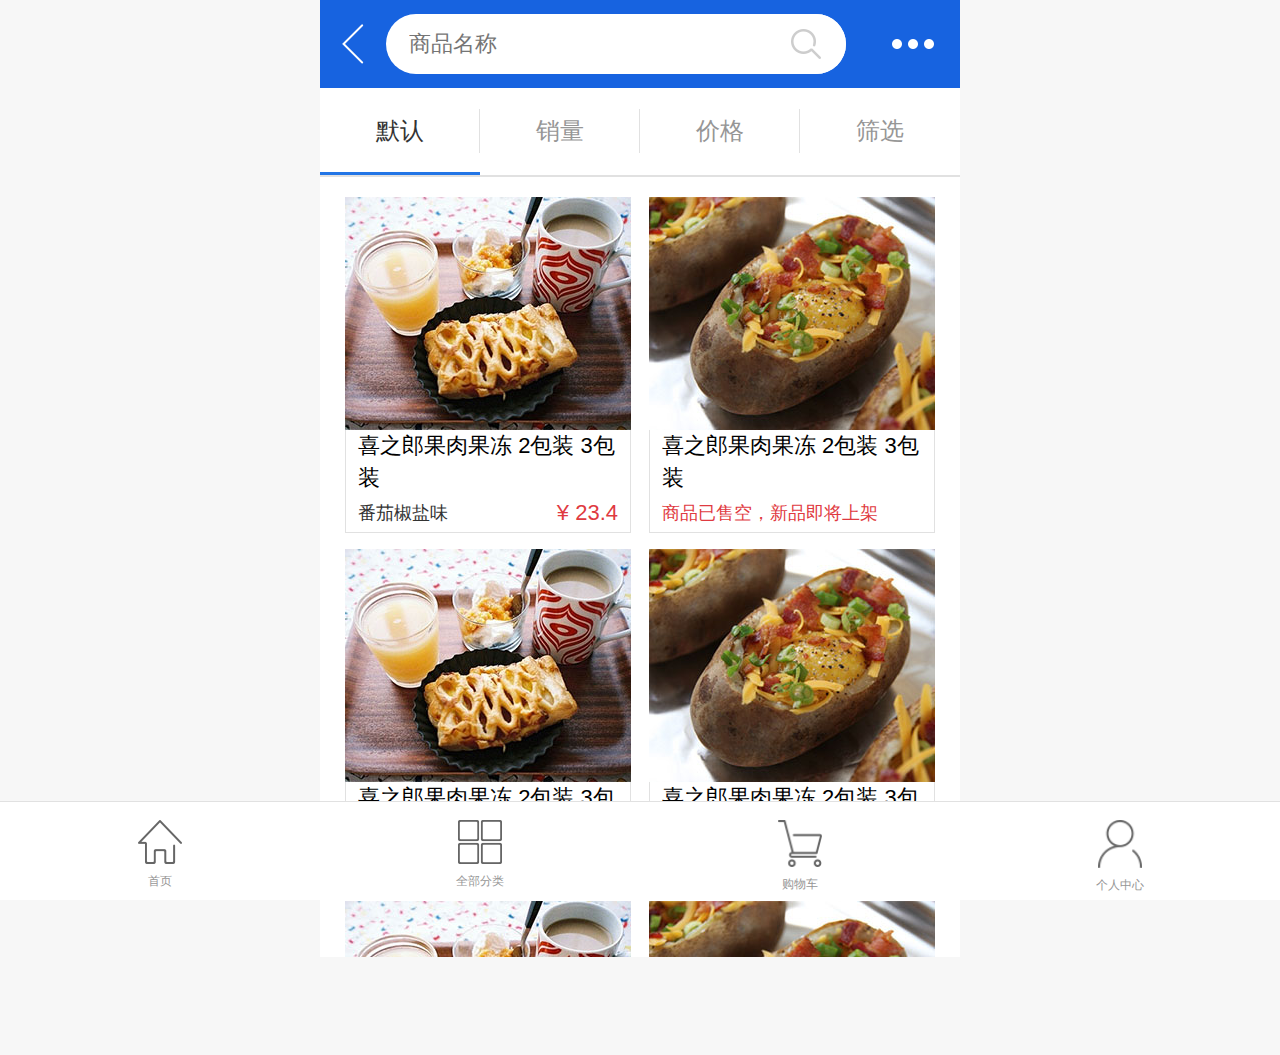
<file: commodity.html>
<!DOCTYPE html>
<html lang="en">
	<head>
		<meta charset="utf-8">
		<meta name="viewport" content="width=device-width, user-scalable=no, initial-scale=1.0, maximum-scale=1.0, minimum-scale=1.0">
		<link rel="stylesheet" href="css/base.css">
		<link rel="stylesheet" href="css/common.css">
		<link rel="stylesheet" href="less/commodity.css">
	</head>
	<body>
		<!-- 头部开始 -->
		<header class="header">
			<a href="index.html" class="left fl"></a>
			<div class="right fr"></div>
			<div class="center">
				<input class="search" type="search" placeholder="商品名称">
				<input class="button" type="button">
			</div>
			<div class="drop-list">
				<ul class="clearfix">
					<li class="w50 fl topLi leftLi"><a href="#"><div class="img"><img src="images/home.png"></div><span>首页</span></a></li>
					<li class="w50 fl topLi"><a href="#"><div class="img"><img src="images/all.png"></div><span>全部分类</span></a></li>
					<li class="w50 fl leftLi"><a href="#"><div class="img"><img src="images/car.png"></div><span>购物车</span></a></li>
					<li class="w50 fl"><a href="#"><div class="img"><img src="images/personal.png"></div><span>个人中心</span></a></li>
				</ul>
			</div>
		</header>
		<!-- 头部结束 -->
		<!-- 排序开始 -->
		<section class="sort">
			<ul>
				<li class="w25 current"><a href="#">默认</a></li>
				<li class="w25"><a href="#">销量</a></li>
				<li class="w25"><a href="#">价格</a></li>
				<li class="w25 filtrate"><a class="last" href="#">筛选</a></li>
			</ul>
		</section>
		<!-- 排序结束 -->

		<!-- 商品内容开始 -->
		<section class="choiceness">
			<div class="choiceness-body clearfix">
				<div class="content content1">
					<img src="images/selection-1.jpg">
					<div class="text">
						<p>喜之郎果肉果冻 2包装 3包装</p>
						<span>番茄椒盐味</span>
						<i class="fr">&yen; 23.4</i>
					</div>
				</div>
				<div class="content content2">
					<img src="images/selection-2.jpg">
					<div class="text">
						<p>喜之郎果肉果冻 2包装 3包装</p>
						<span>商品已售空，新品即将上架</span>
					</div>
				</div>
				<div class="content content1">
					<img src="images/selection-1.jpg">
					<div class="text">
						<p>喜之郎果肉果冻 2包装 3包装</p>
						<span>番茄椒盐味</span>
						<i class="fr">&yen; 23.4</i>
					</div>
				</div>
				<div class="content content2">
					<img src="images/selection-2.jpg">
					<div class="text">
						<p>喜之郎果肉果冻 2包装 3包装</p>
						<span>商品已售空，新品即将上架</span>
					</div>
				</div>
				<div class="content content1">
					<img src="images/selection-1.jpg">
					<div class="text">
						<p>喜之郎果肉果冻 2包装 3包装</p>
						<span>番茄椒盐味</span>
						<i class="fr">&yen; 23.4</i>
					</div>
				</div>
				<div class="content content2">
					<img src="images/selection-2.jpg">
					<div class="text">
						<p>喜之郎果肉果冻 2包装 3包装</p>
						<span>商品已售空，新品即将上架</span>
					</div>
				</div>
			</div>
		</section>
		<!-- 商品内容结束 -->

		<!-- 底部导航 -->
		<section class="foot-nav">
			<ul>
				<li class="w25 fl"><a href="index.html"><img src="images/home.png"><span>首页</span></a></li>
				<li class="w25 fl"><a href="commodity.html"><img src="images/all.png"><span>全部分类</span></a></li>
				<li class="w25 fl"><a href="shoppingcar.html"><img src="images/car.png"><span>购物车</span></a></li>
				<li class="w25 fl"><a href="personal.html"><img src="images/personal.png"><span>个人中心</span></a></li>
			</ul>
		</section>
		
		<!-- 筛选弹出框 -->	
		<div class="filtrate-screen">
			<form class="filtrate-con">
				<div class="head cw-centerY">选择规格<button class="closeBtn"></button></div>
				<div class="body">
					<ul>
						<li>
							<div class="brand-top cw-centerY">品牌</div>
							<div class="brand-bottom">
								<ul>
									<li class="current mr">35</li>
									<li class="mr">36</li>
									<li>36</li>
									<li class="mr mt">36</li>
									<li class="mr mt">36</li>
									<li class="mt">36</li>
									<li class="mr mt">36</li>
									<li class="mr mt">36</li>
									<li class="mt">36</li>
								</ul>
							</div>
						</li>
						<li>
							<div class="color cw-centerY">颜色</div>
						</li>
						<li>
							<div class="number cw-centerY">号码</div>
						</li>
						<li>
							<div class="reset">重置筛选条件 <input type="button" value="确定"></div>
						</li>
					</ul>
				</div>
			</form>
		</div>

		<script src="js/common.js"></script>
		<script src="js/commodity.js"></script>
	</body>
</html>
</file>
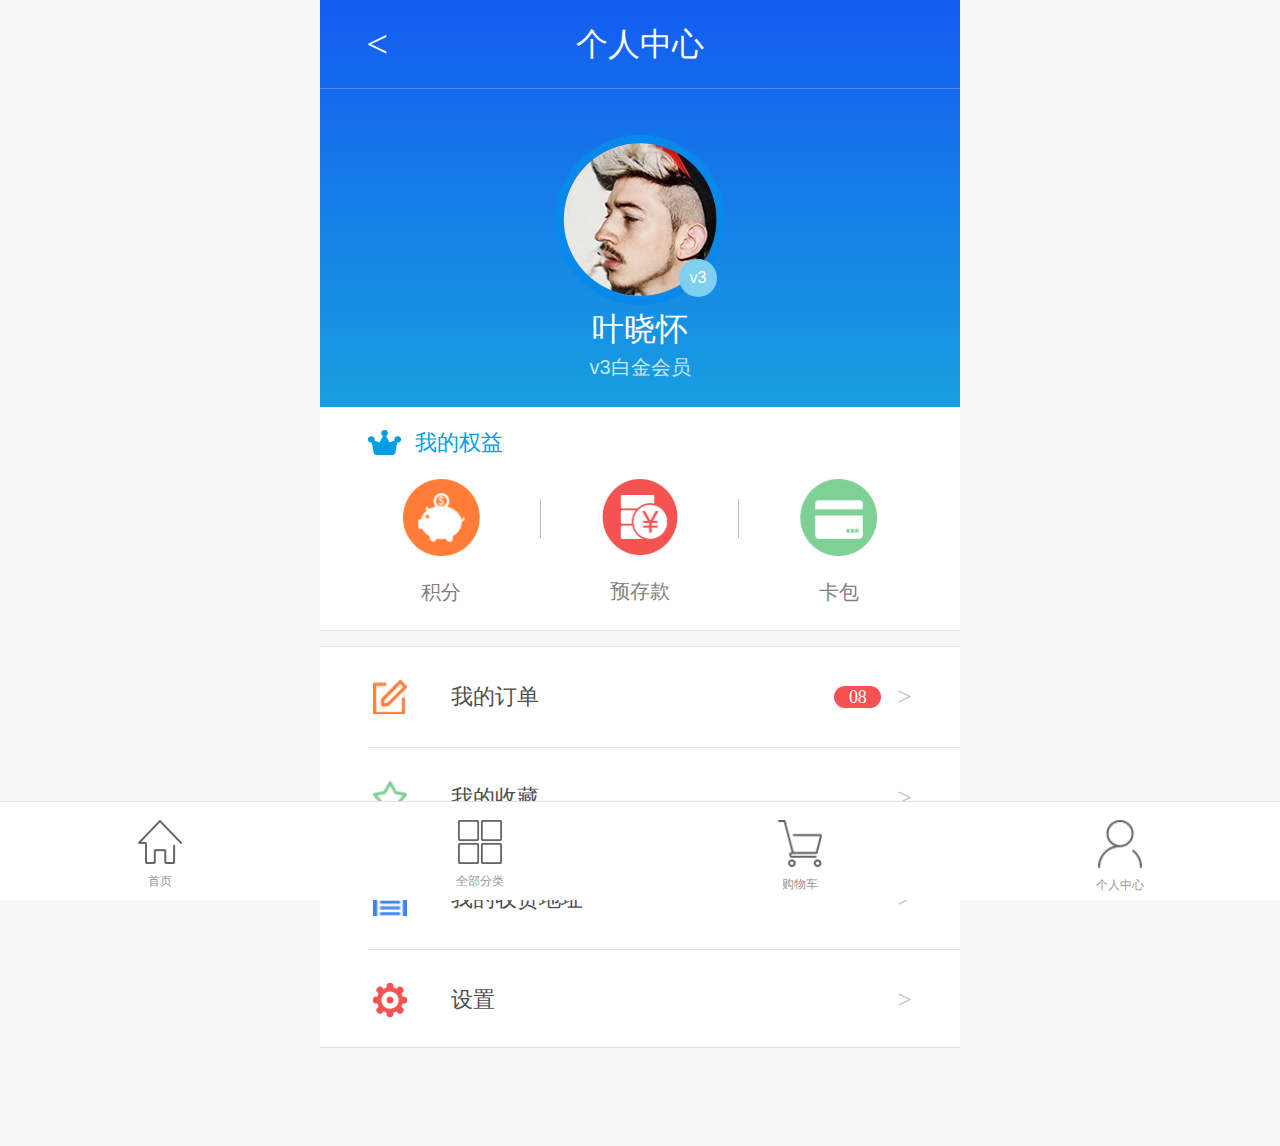
<file: personal.html>
<!DOCTYPE html>
<html lang="en">
	<head>
		<meta charset="utf-8">
		<meta name="viewport" content="width=device-width, user-scalable=no, initial-scale=1.0, maximum-scale=1.0, minimum-scale=1.0">
		<link rel="stylesheet" href="css/base.css">
		<link rel="stylesheet" href="css/common.css">
		<link rel="stylesheet" href="less/personal.css">
	</head>
	<body>
		<!-- 头部开始 -->
		<header class="header">
			<div class="header-top">
				<a href="index.html">&lt;</a>
				<p>个人中心</p>
			</div>
			<div class="header-body">
				<div class="portrait">
				</div>
				<p>叶晓怀</p>
				<span>v3白金会员</span>
			</div>
		</header>
		<!-- 头部结束 -->

		<!-- 权益部分开始 -->
		<section class="special">
			<div class="special-top">
				<div class="left">我的权益</div>
			</div>
			<div class="special-body">
				<div class="content w33 fl">
					<a href="#">
						<img src="images/personal/point.png">
						<span>积分</span>
					</a>
					<div class="line"></div>
				</div>
				<div class="content w33 fl">
					<a href="#">
						<img src="images/personal/money.png">
						<span>预存款</span>
					</a>
					<div class="line"></div>
				</div>
				<div class="content w33 fl">
					<a href="#">
						<img src="images/personal/card.png">
						<span>卡包</span>
					</a>
				</div>
			</div>
		</section>
		<!-- 权益部分结束 -->

		<!-- 其他 -->
		<section class="others">
			<ul>
				<li class="first">
					<div class="left c-centerY icon1"></div>
					<div class="right cw-centerY">></div>
					<div class="center">我的订单</div>
				</li>
				<li>
					<div class="left c-centerY icon2"></div>
					<div class="right">></div>
					<div class="center">我的收藏</div>
				</li>
				<li>
					<div class="left c-centerY icon3"></div>
					<div class="right">></div>
					<div class="center">我的收货地址</div>
				</li>
				<li class="last">
					<div class="left c-centerY icon4"></div>
					<div class="right">></div>
					<div class="center">设置</div>
				</li>
			</ul>
		</section>

		<!-- 底部导航 -->
		<section class="foot-nav">
			<ul>
				<li class="w25 fl"><a href="index.html"><img src="images/home.png"><span>首页</span></a></li>
				<li class="w25 fl"><a href="commodity.html"><img src="images/all.png"><span>全部分类</span></a></li>
				<li class="w25 fl"><a href="shoppingcar.html"><img src="images/car.png"><span>购物车</span></a></li>
				<li class="w25 fl"><a href="personal.html"><img src="images/personal.png"><span>个人中心</span></a></li>
			</ul>
		</section>
		<script src="js/common.js"></script>
		<script src="js/personal.js"></script>
	</body>
</html>
</file>
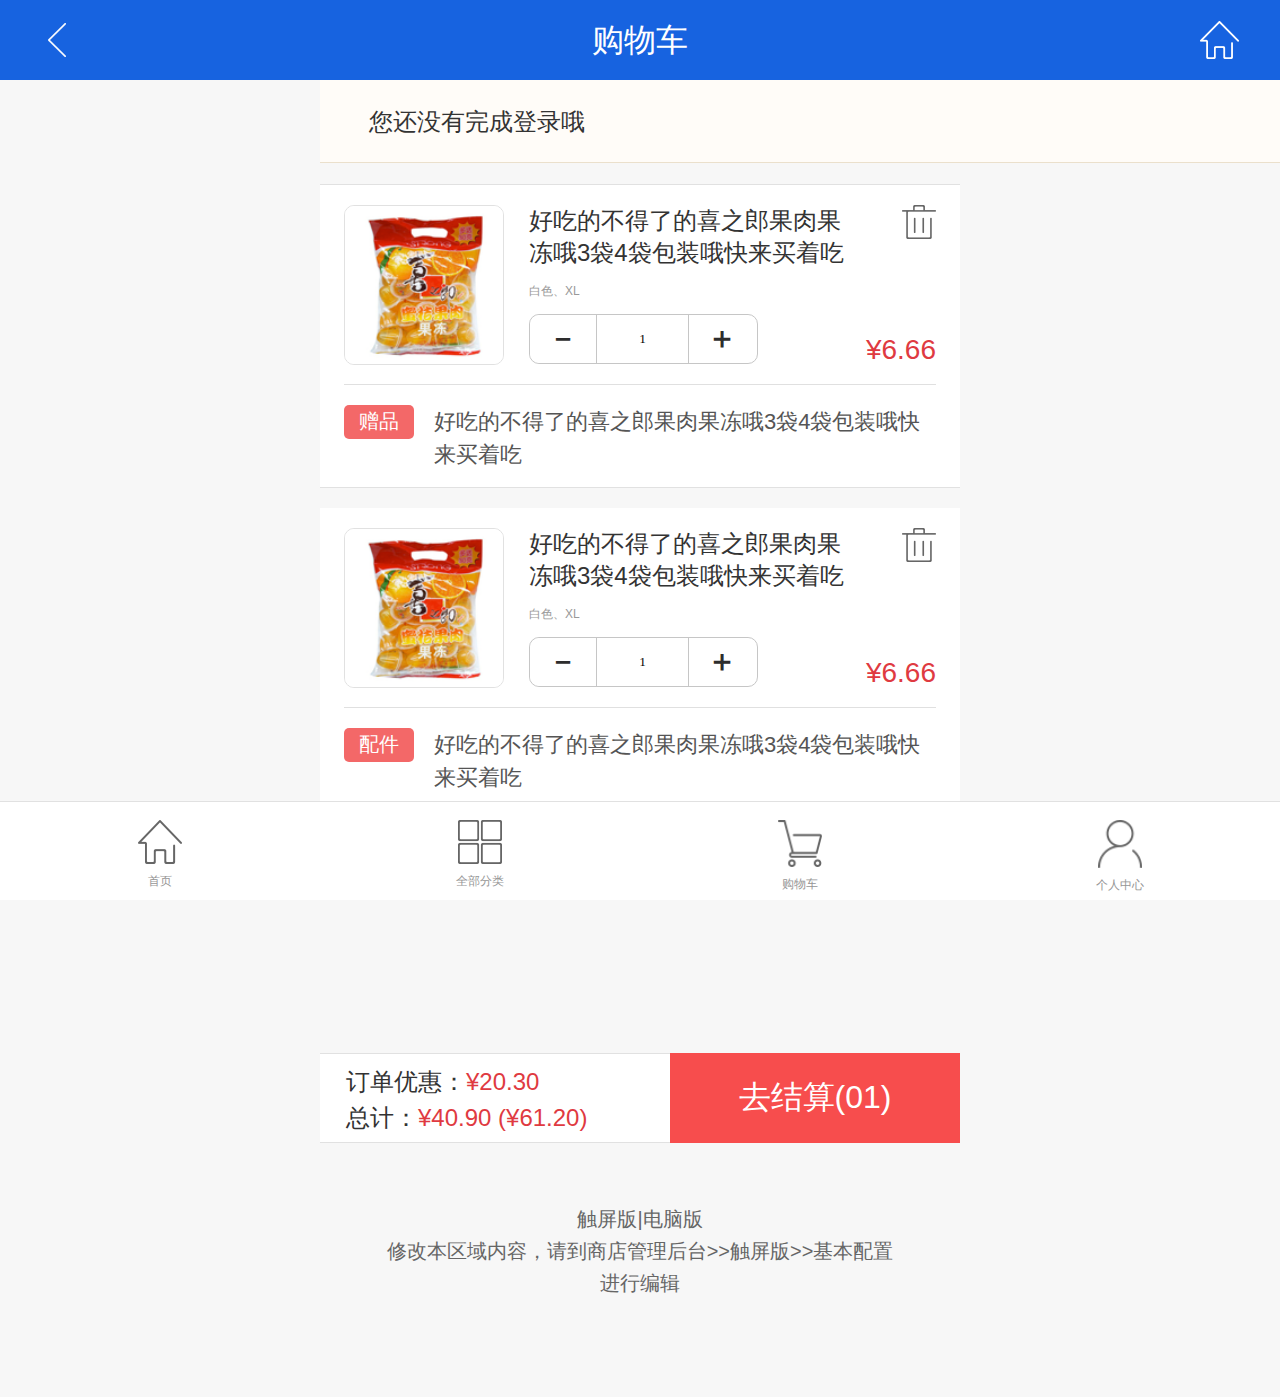
<file: shoppingcar.html>
<!DOCTYPE html>
<html lang="en">
	<head>
		<meta charset="utf-8">
		<meta name="viewport" content="width=device-width, user-scalable=no, initial-scale=1.0, maximum-scale=1.0, minimum-scale=1.0">
		<link rel="stylesheet" href="css/base.css">
		<link rel="stylesheet" href="css/common.css">
		<link rel="stylesheet" href="less/shoppingcar.css">
	</head>
	<body>
		<!-- 头部开始 -->
		<header class="header">
			<a href="index.html" class="left c-centerY"></a>
			<a href="index.html" class="right c-centerY"></a>
			<div class="center">购物车</div>
		</header>
		<!-- 头部结束 -->

		<!-- 登录栏 -->
		<section class="login">
			您还没有完成登录哦
			<input type="button" value="登录">
		</section>
		
		<!-- 购物清单 -->
		<section class="products-list">
			<div class="products-list-screen">
				<!-- 空车 -->
				<div class="nothing">
					<div class="car"></div>
					<p>您的购物车里没有商品</p>
					<div class="go">去逛逛 !</div>
				</div>

				<!-- 正常购物车 -->
				<div class="normal dn">
					<ul>
						<li>
							<div class="body">
								<div class="left fl">
									<img src="images/jelly.png">
								</div>
								<div class="right">
									<div class="top">好吃的不得了的喜之郎果肉果冻哦3袋4袋包装哦快来买着吃 <span class="delete"></span></div>
									<p>白色、XL</p>
									<div class="bottom">
										<div class="amount">
											<button class="reduce fl">－</button>
											<input class="num fl" type="text" value="1">
											<button class="add fl">＋</button>
										</div>
										<span>&yen;<i>6.66</i></span>
									</div>
								</div>
							</div>
						</li>
						<li>
							<div class="body">
								<div class="left fl">
									<img src="images/jelly.png">
								</div>
								<div class="right">
									<div class="top">好吃的不得了的喜之郎果肉果冻哦3袋4袋包装哦快来买着吃 <span class="delete"></span></div>
									<p>白色、XL</p>
									<div class="bottom">
										<div class="amount">
											<button class="reduce fl">－</button>
											<input class="num fl" type="text" value="1">
											<button class="add fl">＋</button>
										</div>
										<span>&yen;<i>6.66</i></span>
									</div>
								</div>
							</div>
						</li>
						<li>
							<div class="body">
								<div class="left fl">
									<img src="images/jelly.png">
								</div>
								<div class="right">
									<div class="top">好吃的不得了的喜之郎果肉果冻哦3袋4袋包装哦快来买着吃 <span class="delete"></span></div>
									<p>白色、XL</p>
									<div class="bottom">
										<div class="amount">
											<button class="reduce fl">－</button>
											<input class="num fl" type="text" value="1">
											<button class="add fl">＋</button>
										</div>
										<span>&yen;<i>6.66</i></span>
									</div>
								</div>
							</div>
						</li>
					</ul>			
					<!-- 结算 -->
					<div class="pay">
						<div class="left">
							<p>总计(不含运费)：<span>&yen;61.20</span></p>
							<p>订单优惠：<span>&yen;20.30</span></p>
						</div>
						<div class="right">去结算(01)</div>
					</div>
				</div>
				<!-- 促销部分 -->
				<div class="promotion dn">
					<div class="head"></div>
					<ul>
						<li>
							<div class="body">
								<div class="left fl">
									<img src="images/jelly.png">
								</div>
								<div class="right">
									<div class="top">好吃的不得了的喜之郎果肉果冻哦3袋4袋包装哦快来买着吃 <span class="delete"></span></div>
									<p>白色、XL</p>
									<div class="bottom">
										<div class="amount">
											<button class="reduce fl">－</button>
											<input class="num fl"type="text" value="1">
											<button class="add fl">＋</button>
										</div>
										<span>&yen;<i>6.66</i></span>
									</div>
								</div>
							</div>
						</li>
						<li>
							<div class="body">
								<div class="left fl">
									<img src="images/jelly.png">
								</div>
								<div class="right">
									<div class="top">好吃的不得了的喜之郎果肉果冻哦3袋4袋包装哦快来买着吃 <span class="delete"></span></div>
									<p>白色、XL</p>
									<div class="bottom">
										<div class="amount">
											<button class="reduce fl">－</button>
											<input class="num fl"type="text" value="1">
											<button class="add fl">＋</button>
										</div>
										<span>&yen;<i>6.66</i></span>
									</div>
								</div>
							</div>
						</li>
						<li>
							<div class="body">
								<div class="left fl">
									<img src="images/jelly.png">
								</div>
								<div class="right">
									<div class="top">好吃的不得了的喜之郎果肉果冻哦3袋4袋包装哦快来买着吃 <span class="delete"></span></div>
									<p>白色、XL</p>
									<div class="bottom">
										<div class="amount">
											<button class="reduce fl">－</button>
											<input class="num fl"type="text" value="1">
											<button class="add fl">＋</button>
										</div>
										<span>&yen;<i>6.66</i></span>
									</div>
								</div>
							</div>
						</li>
					</ul>

					<!-- 结算 -->
					<div class="pay">
						<div class="left">
							<p>总计(不含运费)：<span>&yen;61.20</span></p>
							<p>订单优惠：<span>&yen;20.30</span></p>
						</div>
						<div class="right">去结算(01)</div>
					</div>
				</div>

				<!-- 赠品部分 -->
				<div class="present">
					<ul>
						<li class="first">
							<div class="body">
								<div class="left fl">
									<img src="images/jelly.png">
								</div>
								<div class="right">
									<div class="top">好吃的不得了的喜之郎果肉果冻哦3袋4袋包装哦快来买着吃 <span class="delete"></span></div>
									<p>白色、XL</p>
									<div class="bottom">
										<div class="amount">
											<button class="reduce fl">－</button>
											<input class="num fl" type="text" value="1">
											<button class="add fl">＋</button>
										</div>
										<span>&yen;<i>6.66</i></span>
									</div>
								</div>
							</div>
							<div class="foot">
								<span>赠品</span>
								<p>好吃的不得了的喜之郎果肉果冻哦3袋4袋包装哦快来买着吃</p>
							</div>
						</li>
						<li>
							<div class="body">
								<div class="left fl">
									<img src="images/jelly.png">
								</div>
								<div class="right">
									<div class="top">好吃的不得了的喜之郎果肉果冻哦3袋4袋包装哦快来买着吃 <span class="delete"></span></div>
									<p>白色、XL</p>
									<div class="bottom">
										<div class="amount">
											<button class="reduce fl">－</button>
											<input class="num fl"type="text" value="1">
											<button class="add fl">＋</button>
										</div>
										<span>&yen;<i>6.66</i></span>
									</div>
								</div>
							</div>
							<div class="foot">
								<span>配件</span>
								<p>好吃的不得了的喜之郎果肉果冻哦3袋4袋包装哦快来买着吃</p>
							</div>
						</li>
					</ul>
					<div class="more">点击加载更多</div>
					<!-- 结算 -->
					<div class="pay">
						<div class="left">
							<p>订单优惠：<span>&yen;</span><span id="favorable">20.30</span></p>
							<p>总计：<span>&yen;</span><span id="count">40.90</span><span> (&yen;</span><span id="total">61.20</span><span>)</span></p>
						</div>
						<div class="right">去结算(01)</div>
					</div>
				</div>
			</div>
		</section>
		
		<div class="deleteScreen">
			<div class="pop-up">
				<div class="top">你确定要删除该商品</div>
				<div class="bottom">
					<span class="no">取消</span>
					<span class="yes">确定</span>
				</div>
			</div>
		</div>

		<footer class="footer">
			<p><a href="#">触屏版</a>|<a href="#">电脑版</a></p>
			<p>修改本区域内容，请到商店管理后台>>触屏版>>基本配置</p>
			<p>进行编辑</p>
		</footer>

		<!-- 底部导航 -->
		<section class="foot-nav">
			<ul>
				<li class="w25 fl"><a href="index.html"><img src="images/home.png"><span>首页</span></a></li>
				<li class="w25 fl"><a href="commodity.html"><img src="images/all.png"><span>全部分类</span></a></li>
				<li class="w25 fl"><a href="shoppingcar.html"><img src="images/car.png"><span>购物车</span></a></li>
				<li class="w25 fl"><a href="personal.html"><img src="images/personal.png"><span>个人中心</span></a></li>
			</ul>
		</section>
		<script src="js/common.js"></script>
		<script src="js/shoppingcar.js"></script>
	</body>
</html>
</file>
<file: css/base.css>
@charset "utf-8";

/* 禁用iPhone中Safari的字号自动调整 */
html {
	-webkit-text-size-adjust: 100%;
	-ms-text-size-adjust: 100%;
	/* 解决IOS默认滑动很卡的情况 */
	-webkit-overflow-scrolling : touch; 
}

/* 禁止缩放表单 */
input[type="submit"], input[type="reset"], input[type="button"], input {
	resize: none;
	border: none;
}

/* 取消链接高亮  */
body, div, ul, li, ol, h1, h2, h3, h4, h5, h6, input, textarea, select, p, dl, dt, dd, a, img, button, form, table, th, tr, td, tbody, article, aside, details, figcaption, figure, footer, header, hgroup, menu, nav, section {
	-webkit-tap-highlight-color: rgba(0, 0, 0, 0);
}

/* 设置HTML5元素为块 */
article, aside, details, figcaption, figure, footer, header, hgroup, menu, nav, section {
	display: block;
}

/* 图片自适应 */
img {
	width: 100%;
	height: auto;
	width: auto\9; /* ie8 */
	display: block;
	-ms-interpolation-mode: bicubic;/*为了照顾ie图片缩放失真*/
}

/* 初始化 */
body, div, ul, li, ol, h1, h2, h3, h4, h5, h6, input, textarea, select, p, dl, dt, dd, a, img, button, form, table, th, tr, td, tbody, article, aside, details, figcaption, figure, footer, header, hgroup, menu, nav, section {
	margin: 0;
	padding: 0;
}
body {
	font: 12px/1.5 'Microsoft YaHei','宋体', Tahoma, Arial, sans-serif;
	color: #555;
	background-color: #F7F7F7;
}
em, i {
	font-style: normal;
}
ul,li{
	list-style-type: none;
}
strong {
	font-weight: normal;
}
.clearfix:after {
	content: "";
	display: block;
	visibility: hidden;
	height: 0;
	clear: both;
}
.clearfix {
	zoom: 1;
}
a {
	text-decoration: none;
	color: #969696;
	font-family: 'Microsoft YaHei', Tahoma, Arial, sans-serif;
}
a:hover {
	text-decoration: none;
}
ul, ol {
	list-style: none;
}
h1, h2, h3, h4, h5, h6 {
	font-size: 100%;
	font-family: 'Microsoft YaHei';
}
img {
	border: none;
}
input{
	font-family: 'Microsoft YaHei';
}
/*单行溢出*/
.one-txt-cut{
	overflow: hidden;
	white-space: nowrap;
	text-overflow: ellipsis;
}
/*多行溢出 手机端使用*/
.txt-cut{
	overflow : hidden;
    text-overflow: ellipsis;
    display: -webkit-box;
    /* -webkit-line-clamp: 2; */
    -webkit-box-orient: vertical;
}
.w50{
	width: 50%;
}
.w25{
	width: 25%;
}
.w20{
	width: 20%;
}
.w33{
	width: 33.333333%;
}
.fl{
	float: left;
}
.fr{
	float: right;
}
.db{
	display: block !important;
}
.dn{
	display: none;
}
</file>
<file: css/common.css>
html{
	min-width: 320px;
	max-width: 640px;
	margin: 0 auto;
}

/* 水平垂直居中 */
.c-center,.cw-center:after{
	position: absolute;
	left: 50%;
	top: 50%;
	transform: translate(-50%,-50%);
}

/* 水平居中 */
.c-centerX,.cw-centerX:after{
	position: absolute;
	left: 50%;
	transform: translateX(-50%);
}

/* 垂直居中 */
.c-centerY,.cw-centerY:after{
	position: absolute;
	top: 50%;
	transform: translateY(-50%);
}


.foot-nav {
  border-top: 1px solid #e1e1e1;
  height: 1.531rem;
  width: 100%;
  position: fixed;
  bottom: 0;
  left: 0;
  background-color: #fff;
}
.foot-nav ul li {
  padding-top: 0.281rem;
  text-align: center;
}
.foot-nav ul li img {
  width: 0.688rem;
  margin: 0 auto;
}
.foot-nav ul li span {
  line-height: 0.562rem;
}
</file>
<file: less/commodity.css>
.header {
  height: 1.375rem;
  background-color: #1763e0;
  position: relative;
}
.header .left {
  width: 1.031rem;
  height: 1.375rem;
  background: url("../images/commodity/left.png") center center no-repeat;
  background-size: 0.344rem;
}
.header .right {
  width: 1.781rem;
  height: 1.375rem;
  background: url("../images/commodity/menu.png") 0.719rem center no-repeat;
  background-size: 0.656rem;
}
.header .center {
  margin: 0 1.781rem 0 1.031rem;
  padding-top: 0.219rem;
  position: relative;
}
.header .center .search {
  width: 7.188rem;
  height: 0.938rem;
  border-radius: 0.469rem;
  background-color: #fff;
  box-sizing: border-box;
  padding-left: 0.359rem;
  font-size: 0.344rem;
  color: #666666;
}
.header .center .button {
  position: absolute;
  outline-style: none;
  top: 0.219rem;
  right: 0;
  width: 0.859rem;
  height: 0.938rem;
  border-radius: 0 0.469rem 0.469rem 0;
  background: #fff url("../images/commodity/search.png") 0 center no-repeat;
  background-size: 0.469rem;
}
.header .drop-list {
  position: absolute;
  width: 4.312rem;
  height: 3.281rem;
  background-color: #49484b;
  right: 0.109rem;
  top: 1.25rem;
  border-radius: 0.078rem;
  box-sizing: border-box;
  padding: 0.156rem 0.188rem;
  display: none;
}
.header .drop-list ul li {
  box-sizing: border-box;
  height: 1.469rem;
}
.header .drop-list ul li a {
  text-align: center;
}
.header .drop-list ul li a .img {
  margin-top: 0.188rem;
  padding: 0 0.6rem;
}
.header .drop-list ul li a span {
  display: block;
  font-size: 0.312rem;
  color: #969696;
}
.header .drop-list ul .topLi {
  border-bottom: 1px solid #5b5b5d;
}
.header .drop-list ul .leftLi {
  border-right: 1px solid #5b5b5d;
}
.header .drop-list:before {
  position: absolute;
  content: '▲';
  text-align: center;
  color: #49484b;
  font-size: 0.5rem;
  top: -0.5rem;
  right: 0.5rem;
  font-family: "consolas";
}
.sort {
  height: 1.359rem;
  border-bottom: 1px solid #e1e1e1;
  background-color: #fff;
}
.sort ul {
  height: 1.359rem;
}
.sort ul li {
  float: left;
  text-align: center;
  height: 100%;
  box-sizing: border-box;
  padding-top: 0.328rem;
}
.sort ul li a {
  font-size: 0.375rem;
  height: 0.688rem;
  line-height: 0.688rem;
  display: inline-block;
  width: 100%;
  box-sizing: border-box;
  border-right: 1px solid #e1e1e1;
}
.sort ul li .last {
  border-right: 0;
}
.sort ul .current {
  border-bottom: 0.047rem solid #2275e6;
}
.sort ul .current a {
  color: #333;
}
.filtrate-screen {
  position: fixed;
  top: 0;
  left: 0;
  width: 100%;
  height: 100%;
  z-index: 100;
  background-color: rgba(0, 0, 0, 0.5);
  display: none;
}
.filtrate-screen .filtrate-con {
  width: 7.406rem;
  height: 9.766rem;
  background-color: #fff;
  position: absolute;
  top: 1.406rem;
  right: 0;
}
.filtrate-screen .filtrate-con .head {
  height: 1.219rem;
  border-bottom: 1px solid #e1e1e1;
  line-height: 1.219rem;
  font-size: 0.406rem;
  position: relative;
  box-sizing: border-box;
  padding-left: 0.672rem;
  padding-right: 0.375rem;
}
.filtrate-screen .filtrate-con .head .closeBtn {
  border-style: none;
  width: 0.406rem;
  height: 0.406rem;
  background: url("../images/commodity/close.png") 0 0 no-repeat;
  background-size: 0.406rem;
  float: right;
  margin-top: 0.438rem;
}
.filtrate-screen .filtrate-con .head:after {
  content: '';
  width: 0.109rem;
  height: 0.422rem;
  left: 0.375rem;
  background-color: #3b80f2;
}
.filtrate-screen .filtrate-con .body ul li .brand-top,
.filtrate-screen .filtrate-con .body ul li .color,
.filtrate-screen .filtrate-con .body ul li .number,
.filtrate-screen .filtrate-con .body ul li .reset {
  height: 1.188rem;
  border-bottom: 1px solid #e1e1e1;
  font-size: 0.375rem;
  line-height: 1.188rem;
  padding-left: 0.375rem;
  box-sizing: border-box;
  position: relative;
}
.filtrate-screen .filtrate-con .body ul li .reset {
  height: 1.469rem;
  line-height: 1.469rem;
  border-bottom: 0;
  color: #999;
  box-sizing: border-box;
  padding-right: 0.406rem;
}
.filtrate-screen .filtrate-con .body ul li .reset input[type=button] {
  width: 2.344rem;
  height: 0.938rem;
  background-color: #216eec;
  border-radius: 0.078rem;
  float: right;
  margin-top: 0.219rem;
  color: #fff;
}
.filtrate-screen .filtrate-con .body ul li .brand-top:after,
.filtrate-screen .filtrate-con .body ul li .color:after,
.filtrate-screen .filtrate-con .body ul li .number:after {
  content: '';
  right: 0.391rem;
  width: 0.422rem;
  height: 0.219rem;
  background: url("../images/commodity/down.PNG") 0 0 no-repeat;
  background-size: 0.422rem;
}
.filtrate-screen .filtrate-con .body ul li .brand-bottom {
  height: 3.438rem;
  border-bottom: 1px solid #e1e1e1;
  box-sizing: border-box;
  padding: 0.312rem 0.234rem;
}
.filtrate-screen .filtrate-con .body ul li .brand-bottom ul li {
  float: left;
  width: 2.031rem;
  height: 0.781rem;
  box-sizing: border-box;
  border: 1px solid #cfcfcf;
  border-radius: 0.078rem;
  font-size: 0.344rem;
  color: #666666;
  line-height: 0.781rem;
  text-align: center;
}
.filtrate-screen .filtrate-con .body ul li .brand-bottom ul .current {
  border: none;
  background-color: #f74d4d;
  color: #fff;
}
.filtrate-screen .filtrate-con .body ul li .brand-bottom ul .mr {
  margin-right: 0.234rem;
}
.filtrate-screen .filtrate-con .body ul li .brand-bottom ul .mt {
  margin-top: 0.234rem;
}
.choiceness {
  height: 12.2rem;
  overflow-y: scroll;
  margin-bottom: 1.531rem;
}
.choiceness .choiceness-body {
  box-sizing: border-box;
  padding: 0.312rem 0.391rem;
  border-top: 1px solid #e1e1e1;
  background-color: #fff;
}
.choiceness .choiceness-body .content {
  float: left;
  width: 4.469rem;
  height: 5.5rem;
}
.choiceness .choiceness-body .content .text {
  border: 1px solid #e1e1e1;
  border-top: 0;
  box-sizing: border-box;
  padding: 0 0.188rem;
}
.choiceness .choiceness-body .content .text p {
  font-size: 0.344rem;
  color: #000;
  line-height: 0.5rem;
}
.choiceness .choiceness-body .content .text span {
  font-size: 0.281rem;
  color: #333;
  line-height: 0.594rem;
}
.choiceness .choiceness-body .content .text i {
  font-size: 0.344rem;
  color: #df3a41;
  line-height: 0.594rem;
}
.choiceness .choiceness-body .content2 {
  float: right;
}
.choiceness .choiceness-body .content2 .text span {
  color: #df3a41;
}
</file>
<file: less/personal.css>
.header {
  height: 6.359rem;
  background: linear-gradient(to bottom, #135cf1, #189fdf);
}
.header .header-top {
  height: 1.375rem;
  border-bottom: 1px solid #5a8df5;
  position: relative;
}
.header .header-top p {
  height: 1.375rem;
  line-height: 1.375rem;
  font-size: 0.5rem;
  color: #fff;
  text-align: center;
}
.header .header-top a {
  position: absolute;
  content: '<';
  width: 1.781rem;
  height: 100%;
  line-height: 1.375rem;
  font-size: 0.6rem;
  font-family: "consolas";
  color: #fff;
  left: 0;
  top: 0;
  text-align: center;
}
.header .header-body {
  height: 4.969rem;
  box-sizing: border-box;
  padding-top: 0.719rem;
}
.header .header-body .portrait {
  height: 2.406rem;
  width: 2.406rem;
  background: url("../images/personal/portrait.png") 0 0 no-repeat;
  background-size: 2.406rem;
  border: 0.125rem solid #0888e8;
  border-radius: 50%;
  margin: 0 auto;
  position: relative;
}
.header .header-body .portrait:after {
  position: absolute;
  width: 0.594rem;
  height: 0.594rem;
  content: 'v3';
  color: #fff;
  line-height: 0.594rem;
  text-align: center;
  font-size: 0.25rem;
  right: 0;
  bottom: 0;
  background-color: #7fcff1;
  border-radius: 50%;
}
.header .header-body p {
  font-size: 0.5rem;
  color: #fff;
  text-align: center;
}
.header .header-body span {
  display: block;
  font-size: 0.312rem;
  color: #cde4f5;
  text-align: center;
}
.special {
  height: 3.484rem;
  border-bottom: 1px solid #e1e1e1;
  padding: 0 0.344rem;
  background-color: #fff;
}
.special .special-top {
  height: 1.125rem;
  padding-left: 0.406rem;
}
.special .special-top .left {
  padding-left: 0.734rem;
  height: 1.125rem;
  line-height: 1.125rem;
  position: relative;
  font-size: 0.344rem;
  color: #009fe4;
}
.special .special-top .left:after {
  position: absolute;
  content: '';
  width: 0.734rem;
  height: 1.125rem;
  left: 0;
  background: url("../images/personal/special.PNG") 0 center no-repeat;
  background-size: 0.516rem;
}
.special .special-body .content {
  padding: 0 0.953rem;
  box-sizing: border-box;
  text-align: center;
  position: relative;
}
.special .special-body .content span {
  font-size: 0.312rem;
  line-height: 1.125rem;
  color: #7f7f7f;
}
.special .special-body .content .line {
  position: absolute;
  right: 0;
  top: 0.312rem;
  height: 0.609rem;
  width: 1px;
  background-color: #bbb;
}
.others {
  height: 6.25rem;
  border-top: 1px solid #e1e1e1;
  border-bottom: 1px solid #e1e1e1;
  padding-left: 0.75rem;
  background-color: #fff;
  margin-top: 0.234rem;
  margin-bottom: 1.531rem;
}
.others ul li {
  height: 1.562rem;
  border-bottom: 1px solid #e1e1e1;
  position: relative;
  padding-left: 0.078rem;
}
.others ul li .left {
  float: left;
  width: 1.125rem;
  height: 0.531rem;
  background: url("../images/personal/form.png") 0 0 no-repeat;
  background-size: 0.531rem;
}
.others ul li .icon2 {
  background: url("../images/personal/collect.png") 0 0 no-repeat;
  background-size: 0.531rem;
}
.others ul li .icon3 {
  background: url("../images/personal/address.png") 0 0 no-repeat;
  background-size: 0.531rem;
}
.others ul li .icon4 {
  background: url("../images/personal/setting.png") 0 0 no-repeat;
  background-size: 0.531rem;
}
.others ul li .center {
  font-size: 0.344rem;
  line-height: 1.562rem;
  color: #4d4d4d;
  margin-left: 1.219rem;
}
.others ul li .right {
  float: right;
  font-size: 0.406rem;
  line-height: 1.562rem;
  font-family: "consolas";
  color: #bdbdbd;
  margin-right: 0.75rem;
}
.others ul .first .right {
  position: relative;
}
.others ul .first .right:after {
  position: absolute;
  content: '08';
  font-family: "microsoft yahei";
  font-size: 0.281rem;
  width: 0.734rem;
  height: 0.344rem;
  line-height: 0.344rem;
  text-align: center;
  color: #fff;
  background-color: #f55252;
  border-radius: 0.172rem;
  left: -0.984rem;
}
.others ul .last {
  border-bottom: 0;
}
</file>
<file: less/shoppingcar.css>
.header {
  height: 1.25rem;
  width: 100%;
  background-color: #1763e0;
  position: fixed;
  z-index: 10;
  top: 0;
  left: 0;
}
.header .left {
  width: 0.281rem;
  height: 0.531rem;
  background: url("../images/prev.png") 0 0 no-repeat;
  background-size: 0.281rem;
  left: 0.75rem;
}
.header .right {
  width: 0.609rem;
  height: 0.594rem;
  right: 0.641rem;
  background: url("../images/home2.png") 0 0 no-repeat;
  background-size: 0.609rem;
}
.header .center {
  width: 100%;
  font-size: 0.5rem;
  line-height: 1.25rem;
  text-align: center;
  color: #fff;
}
.login {
  position: fixed;
  z-index: 10;
  top: 1.25rem;
  background-color: #fffcf8;
  border-bottom: 1px solid #ebe0cc;
  height: 1.297rem;
  padding-left: 0.766rem;
  padding-right: 0.625rem;
  font-size: 0.375rem;
  color: #333;
  line-height: 1.297rem;
  width: 100%;
  box-sizing: border-box;
}
.login input[type=button] {
  margin-top: 0.312rem;
  float: right;
  width: 2.156rem;
  height: 0.688rem;
  background-color: #f68858;
  border-radius: 0.078rem;
  color: #fff;
  outline-style: none;
}
.products-list {
  margin-top: 2.875rem;
  position: relative;
}
.products-list .products-list-screen {
  overflow: hidden;
}
.products-list .products-list-screen .promotion,
.products-list .products-list-screen .present,
.products-list .products-list-screen .normal {
  border-top: 1px solid #e1e1e1;
}
.products-list .products-list-screen .promotion li,
.products-list .products-list-screen .present li,
.products-list .products-list-screen .normal li {
  height: 3.125rem;
  border-bottom: 1px solid #e1e1e1;
  overflow: hidden;
  box-sizing: border-box;
  background-color: #fff;
  padding: 0.312rem 0.375rem 0;
}
.products-list .products-list-screen .promotion li .body .left img,
.products-list .products-list-screen .present li .body .left img,
.products-list .products-list-screen .normal li .body .left img {
  width: 2.5rem;
  height: 2.5rem;
  box-sizing: border-box;
  border: 1px solid #e1e1e1;
  border-radius: 0.156rem;
}
.products-list .products-list-screen .promotion li .body .right,
.products-list .products-list-screen .present li .body .right,
.products-list .products-list-screen .normal li .body .right {
  margin-left: 2.891rem;
}
.products-list .products-list-screen .promotion li .body .right .top,
.products-list .products-list-screen .present li .body .right .top,
.products-list .products-list-screen .normal li .body .right .top {
  font-size: 0.375rem;
  line-height: 0.5rem;
  color: #333;
  padding-right: 1.3rem;
  position: relative;
}
.products-list .products-list-screen .promotion li .body .right .top .delete,
.products-list .products-list-screen .present li .body .right .top .delete,
.products-list .products-list-screen .normal li .body .right .top .delete {
  position: absolute;
  right: 0;
  top: 0;
  content: '';
  width: 0.531rem;
  height: 0.531rem;
  background: url("../images/delete.png") 0 0 no-repeat;
  background-size: 0.531rem;
}
.products-list .products-list-screen .promotion li .body .right p,
.products-list .products-list-screen .present li .body .right p,
.products-list .products-list-screen .normal li .body .right p {
  color: #999;
  line-height: 0.7rem;
}
.products-list .products-list-screen .promotion li .body .right .bottom,
.products-list .products-list-screen .present li .body .right .bottom,
.products-list .products-list-screen .normal li .body .right .bottom {
  position: relative;
}
.products-list .products-list-screen .promotion li .body .right .bottom .amount,
.products-list .products-list-screen .present li .body .right .bottom .amount,
.products-list .products-list-screen .normal li .body .right .bottom .amount {
  width: 3.547rem;
  height: 0.75rem;
  border: 1px solid #c6c6c6;
  border-radius: 0.156rem;
}
.products-list .products-list-screen .promotion li .body .right .bottom .amount .reduce,
.products-list .products-list-screen .present li .body .right .bottom .amount .reduce,
.products-list .products-list-screen .normal li .body .right .bottom .amount .reduce,
.products-list .products-list-screen .promotion li .body .right .bottom .amount .add,
.products-list .products-list-screen .present li .body .right .bottom .amount .add,
.products-list .products-list-screen .normal li .body .right .bottom .amount .add {
  width: 1.031rem;
  height: 0.75rem;
  outline-style: none;
  background-color: #fff;
  border: none;
  border-radius: 0.156rem;
  font-size: 0.469rem;
  font-weight: 900;
  color: #2d2d2d;
}
.products-list .products-list-screen .promotion li .body .right .bottom .amount .num,
.products-list .products-list-screen .present li .body .right .bottom .amount .num,
.products-list .products-list-screen .normal li .body .right .bottom .amount .num {
  width: 1.453rem;
  height: 0.75rem;
  box-sizing: border-box;
  border-left: 1px solid #c6c6c6;
  border-right: 1px solid #c6c6c6;
  text-align: center;
}
.products-list .products-list-screen .promotion li .body .right .bottom span,
.products-list .products-list-screen .present li .body .right .bottom span,
.products-list .products-list-screen .normal li .body .right .bottom span {
  position: absolute;
  right: 0;
  bottom: 0;
  font-size: 0.438rem;
  line-height: 1;
  color: #df3a41;
}
.products-list .products-list-screen .promotion .head,
.products-list .products-list-screen .present .head,
.products-list .products-list-screen .normal .head {
  height: 0.625rem;
  border-bottom: 0;
  padding-top: 0;
  background-color: #fff;
}
.products-list .products-list-screen .promotion .last,
.products-list .products-list-screen .present .last,
.products-list .products-list-screen .normal .last {
  border-bottom: 0;
}
.products-list .products-list-screen .promotion .pay,
.products-list .products-list-screen .present .pay,
.products-list .products-list-screen .normal .pay {
  margin-top: 0.312rem;
  height: 1.406rem;
  background-color: #fff;
  position: relative;
}
.products-list .products-list-screen .promotion .pay .left,
.products-list .products-list-screen .present .pay .left,
.products-list .products-list-screen .normal .pay .left {
  width: 5.469rem;
  float: left;
  height: 100%;
  border-top: 1px solid #e1e1e1;
  border-bottom: 1px solid #e1e1e1;
  box-sizing: border-box;
  padding-left: 0.406rem;
  padding-top: 0.156rem;
}
.products-list .products-list-screen .promotion .pay .left p,
.products-list .products-list-screen .present .pay .left p,
.products-list .products-list-screen .normal .pay .left p {
  line-height: 0.562rem;
  color: #323232;
  font-size: 0.375rem;
}
.products-list .products-list-screen .promotion .pay .left p span,
.products-list .products-list-screen .present .pay .left p span,
.products-list .products-list-screen .normal .pay .left p span {
  color: #df3a41;
}
.products-list .products-list-screen .promotion .pay .right,
.products-list .products-list-screen .present .pay .right,
.products-list .products-list-screen .normal .pay .right {
  width: 4.531rem;
  position: absolute;
  top: 0;
  right: 0;
  height: 100%;
  background-color: #f74d4d;
  color: #fff;
  font-size: 0.5rem;
  line-height: 1.406rem;
  text-align: center;
}
.products-list .products-list-screen .nothing {
  display: none;
  height: 12.812rem;
  border: 0;
  text-align: center;
}
.products-list .products-list-screen .nothing .car {
  width: 3.094rem;
  height: 3.094rem;
  border-radius: 50%;
  margin: 1.656rem auto 0;
  background: #e1e1e1 url("../images/car2.png") 0.45rem center no-repeat;
  background-size: 1.953rem;
}
.products-list .products-list-screen .nothing p {
  line-height: 1.719rem;
  color: #666;
  font-size: 0.344rem;
}
.products-list .products-list-screen .nothing .go {
  width: 3.438rem;
  height: 0.812rem;
  font-size: 0.344rem;
  line-height: 0.812rem;
  color: #fff;
  text-align: center;
  background-color: #f74d4d;
  margin: 0 auto;
  border-bottom: 0.047rem solid #d93535;
  border-radius: 0.125rem;
}
.products-list .products-list-screen .promotion {
  position: relative;
}
.products-list .products-list-screen .promotion::before {
  position: absolute;
  left: 0;
  top: 0;
  text-align: center;
  content: '果冻大促销';
  color: #fff;
  font-size: 0.312rem;
  line-height: 0.609rem;
  width: 3.266rem;
  height: 0.609rem;
  background: url("../images/hot.PNG") 0 0 no-repeat;
  background-size: 3.266rem;
}
.products-list .products-list-screen .present li {
  height: 4.734rem;
  margin-top: 0.312rem;
}
.products-list .products-list-screen .present .first {
  margin-top: 0;
}
.products-list .products-list-screen .present .foot {
  position: relative;
  height: 1.594rem;
  border-top: 1px solid #e0e0e0;
  margin-top: 0.312rem;
  box-sizing: border-box;
  padding: 0.312rem 0.234rem 0 1.406rem;
}
.products-list .products-list-screen .present .foot span {
  position: absolute;
  left: 0;
  top: 0.312rem;
  width: 1.094rem;
  height: 0.531rem;
  text-align: center;
  line-height: 0.531rem;
  font-size: 0.312rem;
  color: #fff;
  background-color: #f36868;
  border-radius: 0.078rem;
}
.products-list .products-list-screen .present .foot p {
  font-size: 0.344rem;
}
.products-list .products-list-screen .present .more {
  height: 0.938rem;
  border-top: 1px solid #e1e1e1;
  border-bottom: 1px solid #e1e1e1;
  background-color: #fafafa;
  line-height: 0.938rem;
  font-size: 0.375rem;
  text-align: center;
  margin-top: 0.312rem;
  margin-bottom: 2.5rem;
}
.deleteScreen {
  position: fixed;
  z-index: 100;
  top: 0;
  left: 0;
  width: 100%;
  height: 100%;
  background-color: rgba(0, 0, 0, 0.5);
  display: none;
}
.deleteScreen .pop-up {
  width: 8.438rem;
  height: 4.062rem;
  background-color: #fff;
  border-radius: 0.156rem;
  margin: 2.891rem auto;
}
.deleteScreen .pop-up .top {
  height: 2.594rem;
  line-height: 2.594rem;
  box-sizing: border-box;
  border-bottom: 1px solid #e1e1e1;
  text-align: center;
}
.deleteScreen .pop-up .bottom {
  height: 1.453rem;
}
.deleteScreen .pop-up .bottom span {
  float: left;
  width: 50%;
  height: 100%;
  box-sizing: border-box;
  height: 1.438rem;
  line-height: 1.438rem;
  text-align: center;
  color: #017bff;
  font-size: 0.5rem;
}
.deleteScreen .pop-up .bottom .yes {
  border-left: 1px solid #e1e1e1;
}
.footer {
  margin-bottom: 1.531rem;
  font-size: 0.312rem;
  line-height: 0.5rem;
  box-sizing: border-box;
  padding-top: 60px;
  text-align: center;
  color: #666666;
}
.footer a {
  color: #666666;
}
</file>
